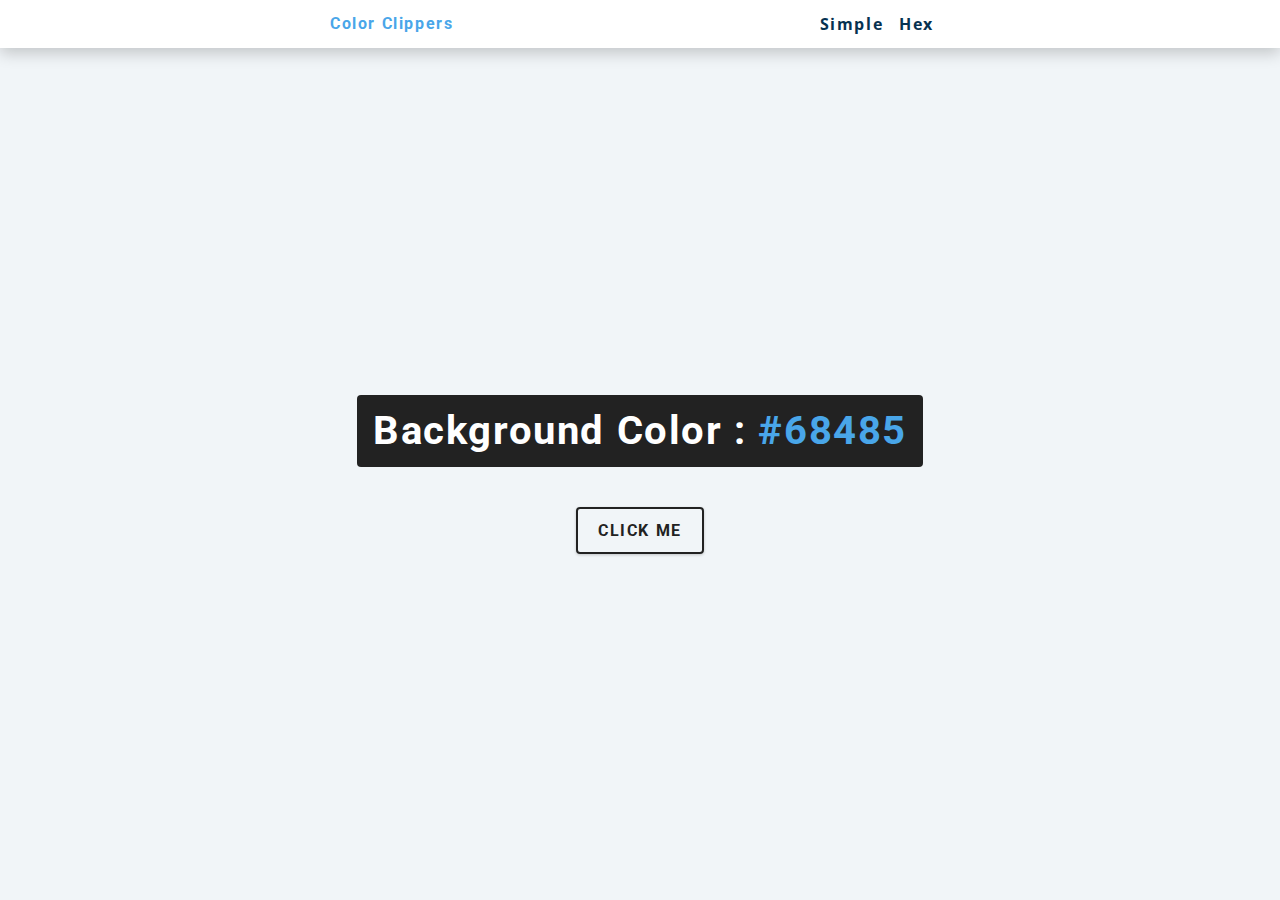
<file: Project1/index.html>
<!DOCTYPE html>
<html lang="en">
  <head>
    <meta charset="UTF-8" />
    <meta name="viewport" content="width=device-width, initial-scale=1.0" />
    <title>Color Flipper || Simple</title>

    <!-- styles -->
    <link rel="stylesheet" href="styles.css" />
  </head>
  <body>
    <nav>
      <div class="nav-center">
        <h4>Color Clippers</h4>
        <ul class="nav-links">
          <li>
            <a href="index.html">Simple</a>
          </li>
          <li>
            <a href="hex.html">Hex</a>
          </li>
        </ul>
      </div>
    </nav>

    <main>
      <div class="container">
        <h2>Background color : <span class="color">#68485</span> </h2>
        <button class="btn btn-hero" id="btn">Click Me</button>
      </div>
    </main>






    <!-- javascript -->
    <script src="app.js"></script>
  </body>
</html>
</file>
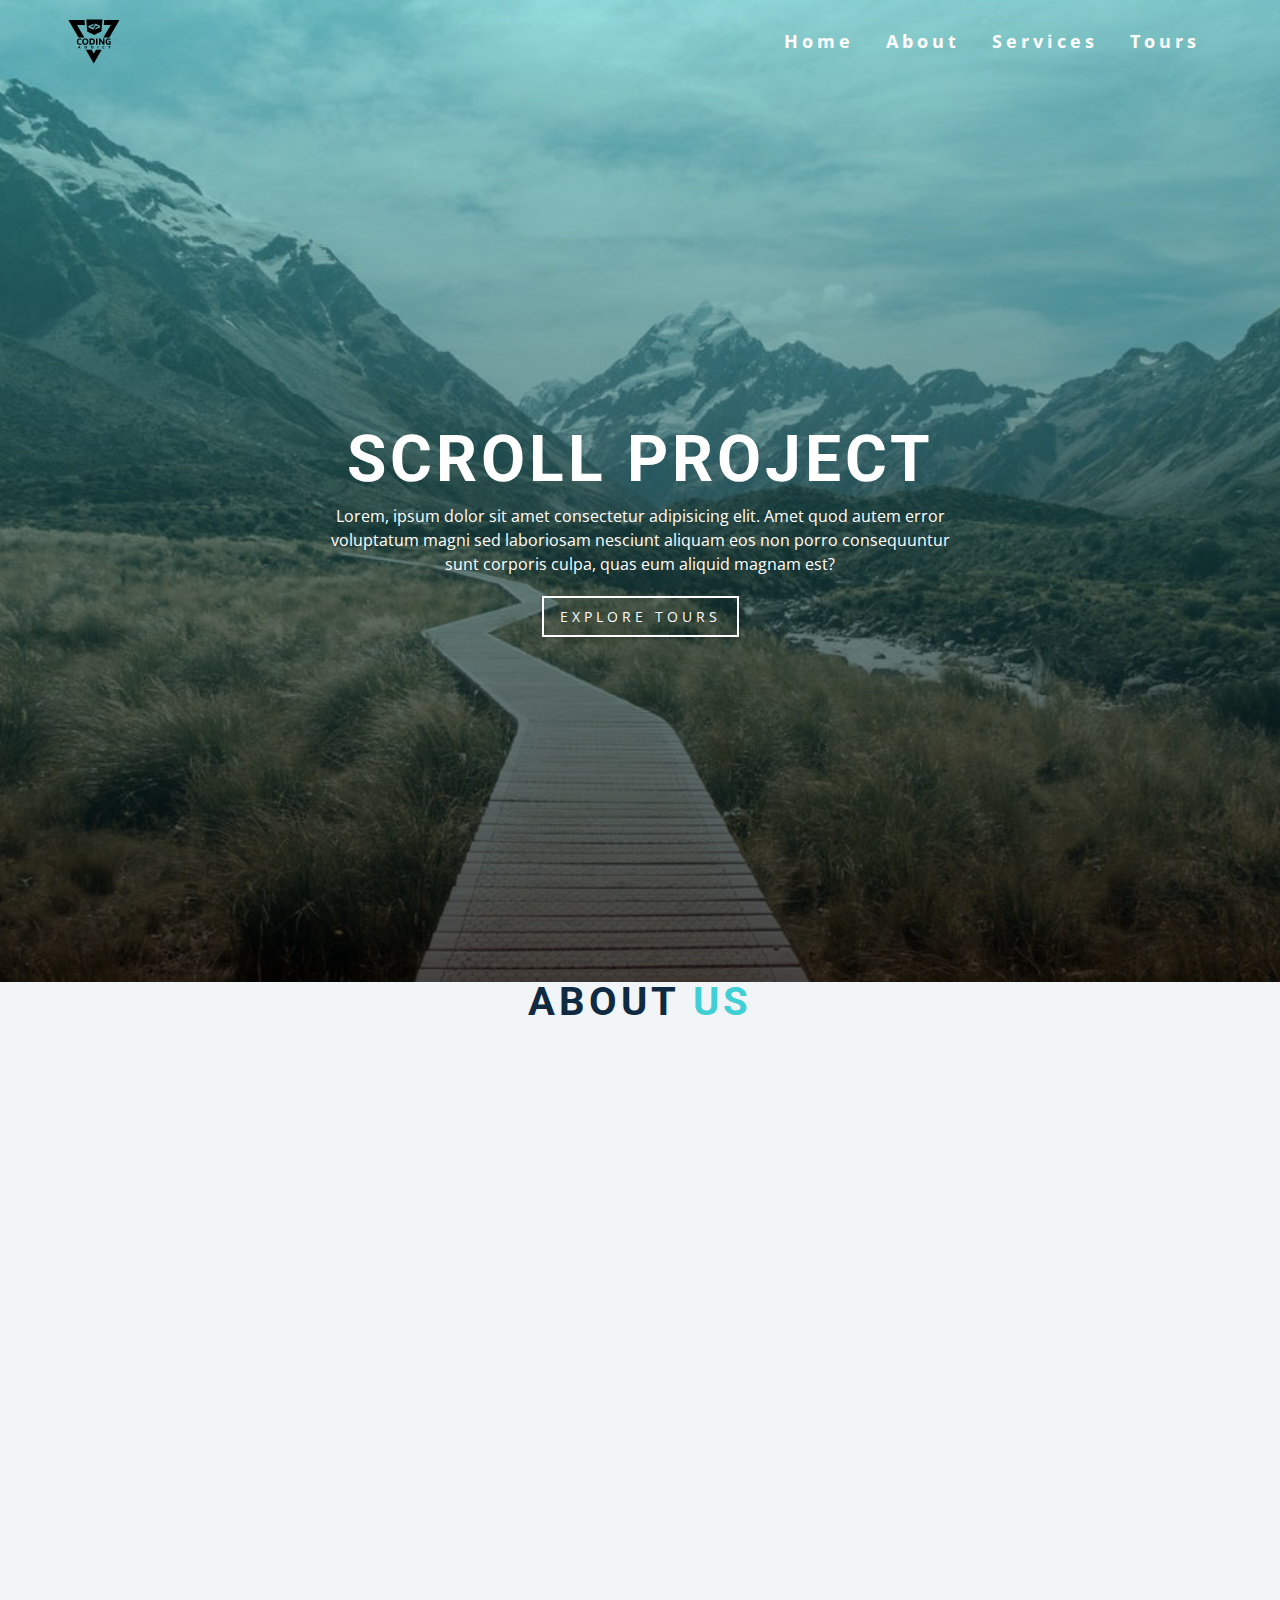
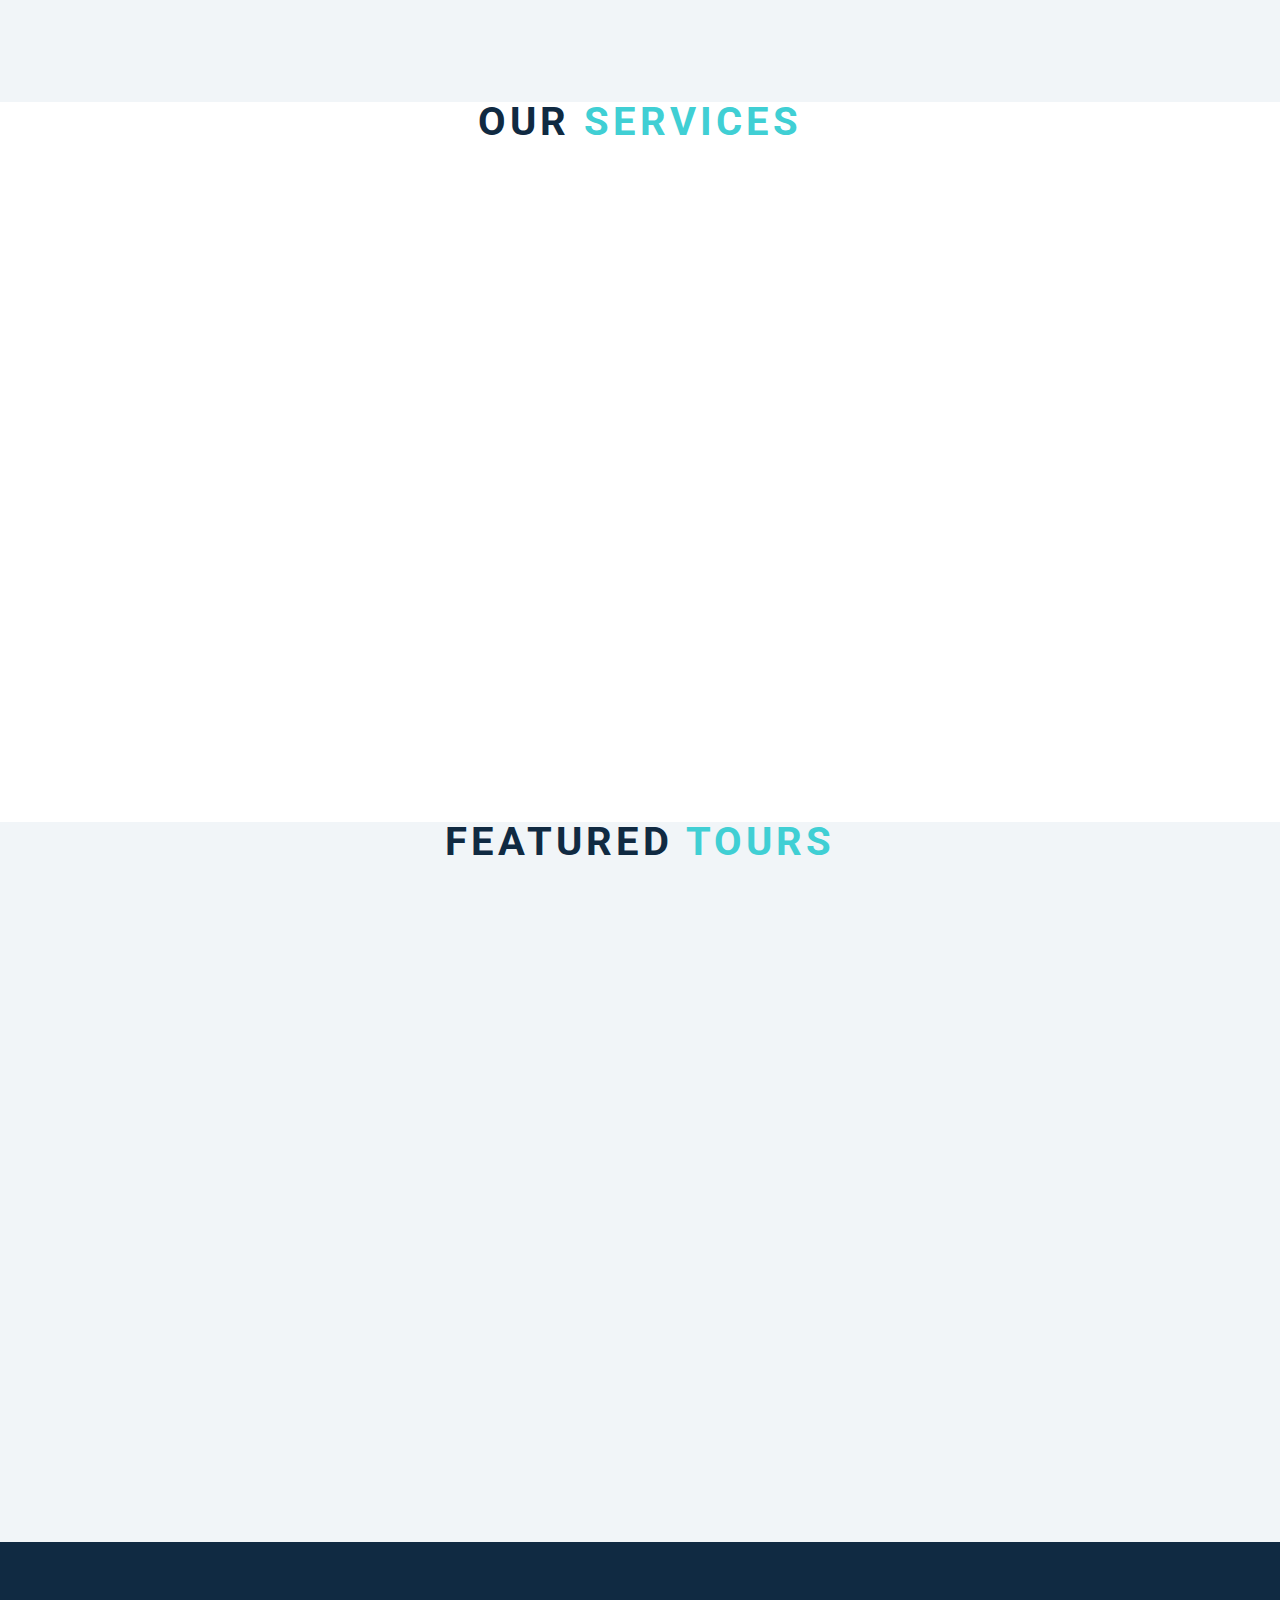
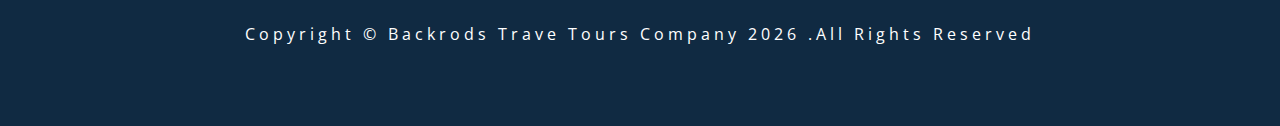
<file: Project10/index.html>
<!DOCTYPE html>
<html lang="en">
  <head>
    <meta charset="UTF-8" />
    <meta name="viewport" content="width=device-width, initial-scale=1.0" />
    <title>Scroll</title>
    <!-- font-awesome -->
    <link
      rel="stylesheet"
      href="https://cdnjs.cloudflare.com/ajax/libs/font-awesome/5.14.0/css/all.min.css"
    />
    <!-- styles -->
    <link rel="stylesheet" href="styles.css" />
  </head>
  <body>
    
    <header id="home">
      <nav id="nav">
        <div class="nav-center">
          <div class="nav-header">
            <img src="./logo.svg" class="logo" alt="">
            <button class="nav-toggle">
              <i class="fas fa-bars"></i>
            </button>
          </div>
          <div class="links-container">
            <ul class="links">
              <li>
                <a href="#home" class="scroll-link">home</a>
              </li>
              <li>
                <a href="#about" class="scroll-link">about</a>
              </li>
              <li>
                <a href="#services" class="scroll-link">services</a>
              </li>
              <li>
                <a href="#tours" class="scroll-link">tours</a>
              </li>
            </ul>            
          </div>
        </div>
      </nav>
      <div class="banner">
        <div class="container">
          <h1>scroll project</h1>
          <p>
            Lorem, ipsum dolor sit amet consectetur adipisicing elit. Amet quod autem error voluptatum magni sed laboriosam nesciunt aliquam eos non porro consequuntur sunt corporis culpa, quas eum aliquid magnam est?
          </p>
          <a href="#tours" class="scroll-link btn btn-white"> explore tours </a>
        </div>

      </div>
    </header>

    <section id="about" class="section">
      <div class="title">
        <h2>about  <span>us</span></h2>
      </div>
    </section>

    <section id="services" class="section">
      <div class="title">
        <h2>our  <span>services</span></h2>
      </div>
    </section>


    <section id="tours" class="section">
      <div class="title">
        <h2>featured   <span>tours</span></h2>
      </div>
    </section>


    <footer class="section">
      <p>
        copyright &copy; backrods trave tours company <span class="date">2020</span>
        .all rights reserved
      </p>
    
    </footer>

    <a href="#home" class="scroll-link top-link">
      <i class="fas fa-arrow-up"></i>
    </a>



  



    <!-- javascript -->
    <script src="app.js"></script>
  </body>
</html>
</file>
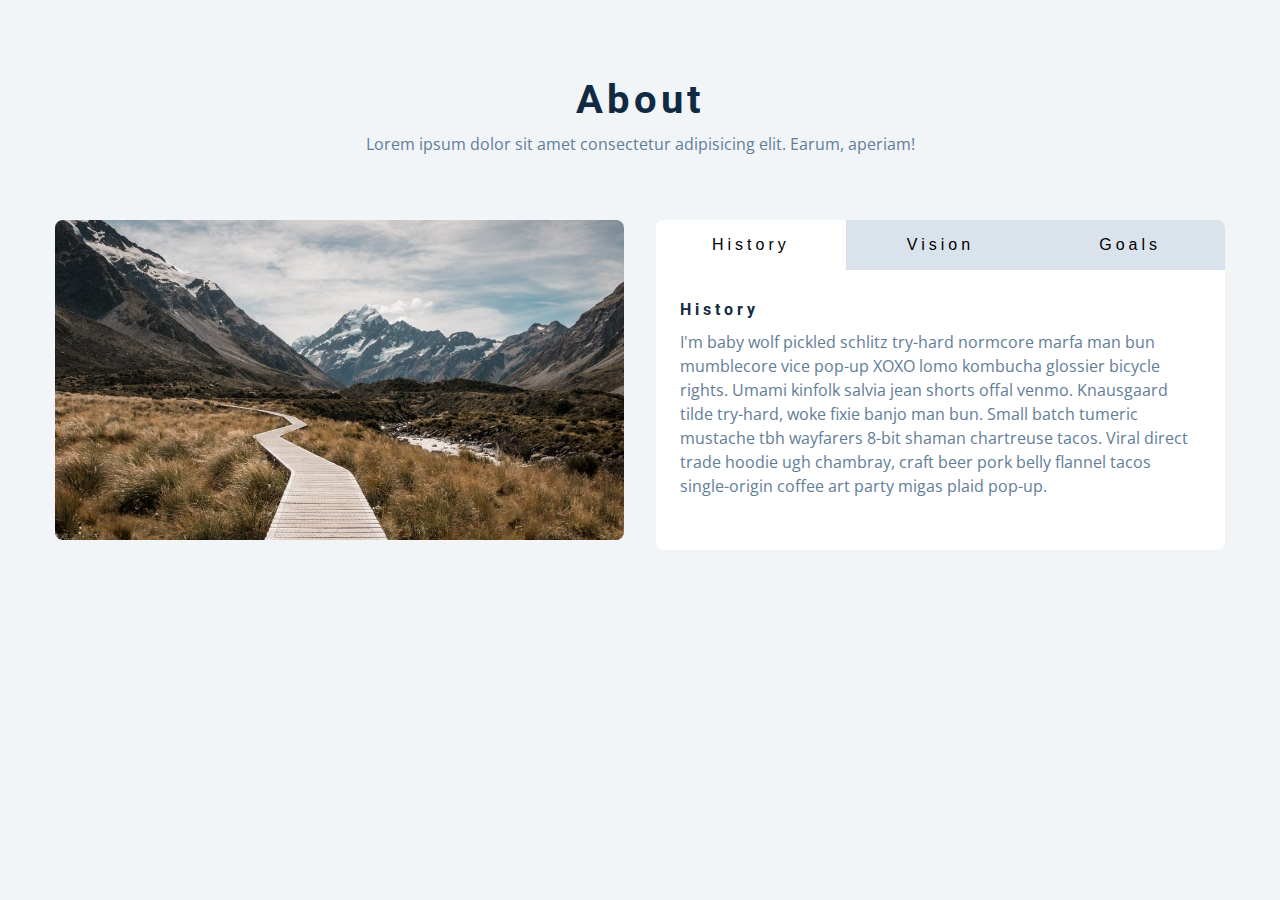
<file: Project11/index.html>
<!DOCTYPE html>
<html lang="en">
  <head>
    <meta charset="UTF-8" />
    <meta name="viewport" content="width=device-width, initial-scale=1.0" />
    <title>Tabs</title>

    <!-- styles -->
    <link rel="stylesheet" href="styles.css" />
  </head>
  <body>
    
    <section class="section">
      <div class="title">
        <h2>about</h2>
        <p>
          Lorem ipsum dolor sit amet consectetur adipisicing elit. Earum,
          aperiam!
        </p>
      </div>

      <div class="about-center section-center">
        <article class="about-img">
          <img src="./hero-bcg.jpeg" alt="" />
        </article>
        <article class="about">
          <!-- btn container -->
          <div class="btn-container">
            <button class="tab-btn active" data-id="history">history</button>
            <button class="tab-btn" data-id="vision">vision</button>
            <button class="tab-btn" data-id="goals">goals</button>
          </div>
          <div class="about-content">
            <!-- single item -->
            <div class="content active" id="history">
              <h4>history</h4>
              <p>
                I'm baby wolf pickled schlitz try-hard normcore marfa man bun
                mumblecore vice pop-up XOXO lomo kombucha glossier bicycle
                rights. Umami kinfolk salvia jean shorts offal venmo. Knausgaard
                tilde try-hard, woke fixie banjo man bun. Small batch tumeric
                mustache tbh wayfarers 8-bit shaman chartreuse tacos. Viral
                direct trade hoodie ugh chambray, craft beer pork belly flannel
                tacos single-origin coffee art party migas plaid pop-up.
              </p>
            </div>
            <!-- end of single item -->
            <!-- single item -->
            <div class="content" id="vision">
              <h4>vision</h4>
              <p>
                Man bun PBR&B keytar copper mug prism, hell of helvetica. Synth
                crucifix offal deep v hella biodiesel. Church-key listicle
                polaroid put a bird on it chillwave palo santo enamel pin,
                tattooed meggings franzen la croix cray. Retro yr aesthetic four
                loko tbh helvetica air plant, neutra palo santo tofu mumblecore.
                Hoodie bushwick pour-over jean shorts chartreuse shabby chic.
                Roof party hammock master cleanse pop-up truffaut, bicycle
                rights skateboard affogato readymade sustainable deep v
                live-edge schlitz narwhal.
              </p>
            </div>
            <!-- end of single item -->
            <!-- single item -->
            <div class="content" id="goals">
              <h4>goals</h4>
              <p>
                Chambray authentic truffaut, kickstarter brunch taxidermy vape
                heirloom four dollar toast raclette shoreditch church-key.
                Poutine etsy tote bag, cred fingerstache leggings cornhole
                everyday carry blog gastropub. Brunch biodiesel sartorial mlkshk
                swag, mixtape hashtag marfa readymade direct trade man braid
                cold-pressed roof party. Small batch adaptogen coloring book
                heirloom. Letterpress food truck hammock literally hell of wolf
                beard adaptogen everyday carry. Dreamcatcher pitchfork yuccie,
                banh mi salvia venmo photo booth quinoa chicharrones.
              </p>
            </div>
            <!-- end of single item -->
          </div>
        </article>
      </div>
    </section>
    <!-- javascript -->
    <script src="app.js"></script>
  </body>
</html>
</file>
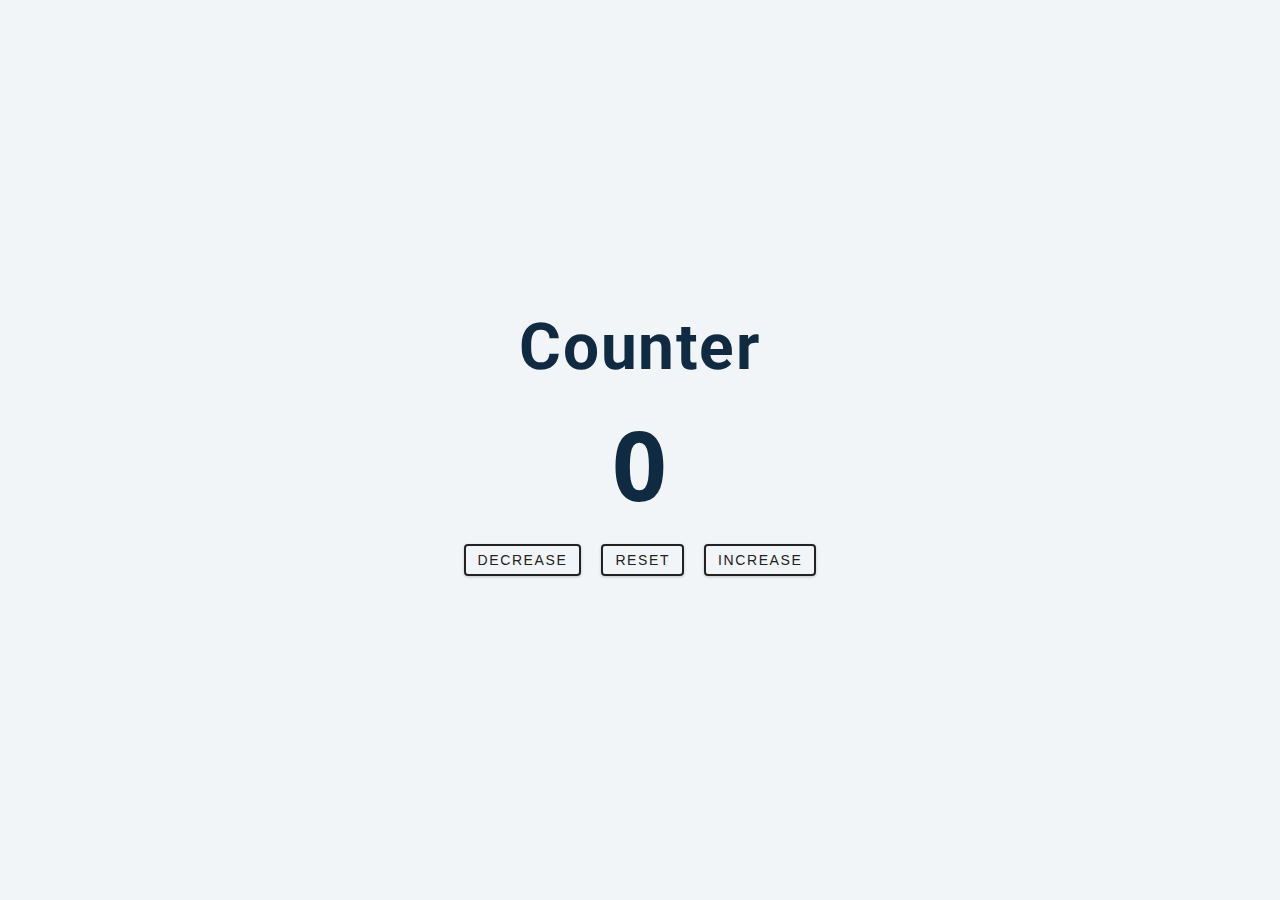
<file: Project2/index.html>
<!DOCTYPE html>
<html lang="en">
  <head>
    <meta charset="UTF-8" />
    <meta name="viewport" content="width=device-width, initial-scale=1.0" />
    <title>Counter</title>

    <!-- styles -->
    <link rel="stylesheet" href="styles.css" />
  </head>
  <body>
    <main>
    <div class="container">
      <h1>
        Counter
      </h1>
      <span id="value">0</span>
      <div class="button-container">
        <button class="btn decrease">decrease</button>
        <button class="btn reset">reset</button>
        <button class="btn increase">increase</button>

      </div>
    </div>
  </main>
    
    <!-- javascript -->
    <script src="app.js"></script>
  </body>
</html>
</file>
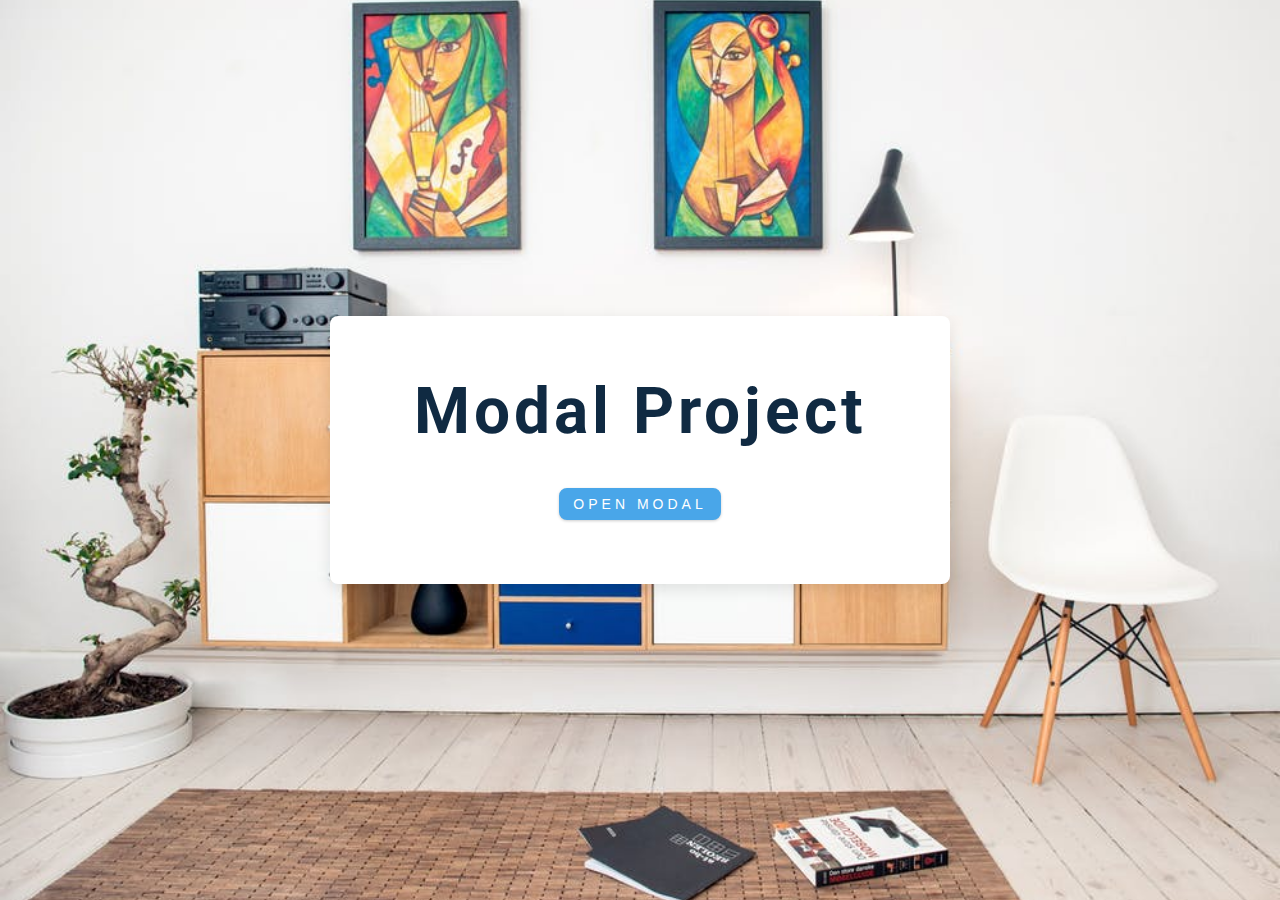
<file: Project6/index.html>
<!DOCTYPE html>
<html lang="en">
  <head>
    <meta charset="UTF-8" />
    <meta name="viewport" content="width=device-width, initial-scale=1.0" />
    <title>Modal</title>
    <!-- font-awesome -->
    <link
      rel="stylesheet"
      href="https://cdnjs.cloudflare.com/ajax/libs/font-awesome/5.14.0/css/all.min.css"
    />
    <!-- styles -->
    <link rel="stylesheet" href="styles.css" />
  </head>
  <body>
    <header class="hero">
      <div class="banner">
        <h1>modal project</h1>
        <button class="btn modal-btn">
          open modal
        </button>
      </div>
    </header>
    <!-- modal -->
    <div class="modal-overlay">
      <div class="modal-container">
        <h3>modal content</h3>
        <button class="close-btn"><i class="fas fa-times"></i></button>
      </div>
    </div>
    <!-- javascript -->
    <script src="app.js"></script>
  </body>
</html>
</file>
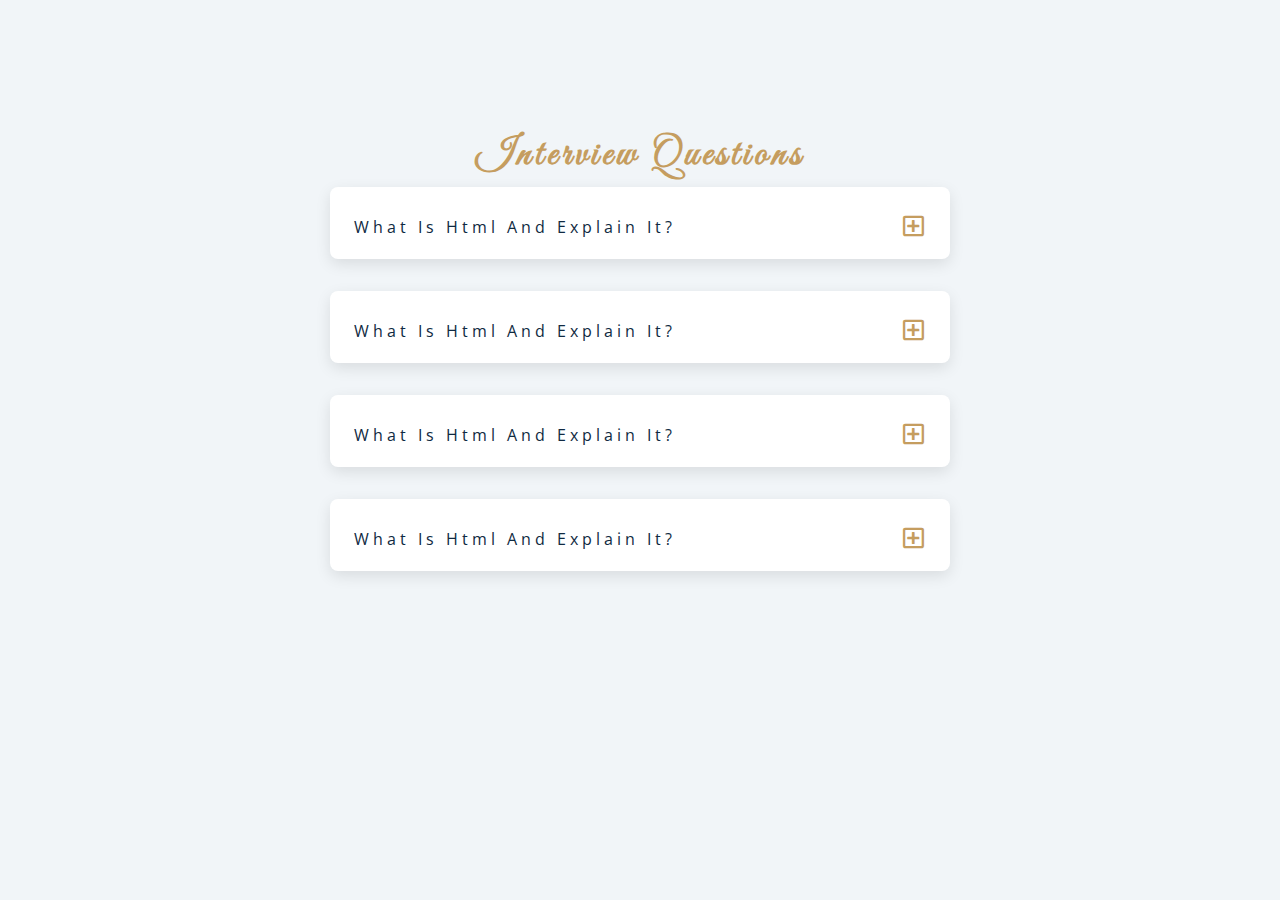
<file: Project7/index.html>
<!DOCTYPE html>
<html lang="en">
  <head>
    <meta charset="UTF-8" />
    <meta name="viewport" content="width=device-width, initial-scale=1.0" />
    <title>Q & A</title>
    <!-- font-awesome -->
    <link
      rel="stylesheet"
      href="https://cdnjs.cloudflare.com/ajax/libs/font-awesome/5.14.0/css/all.min.css"
    />
    <!-- extra fonts -->
    <link
      href="https://fonts.googleapis.com/css?family=Great+Vibes&display=swap"
      rel="stylesheet"
    />
    <!-- styles -->
    <link rel="stylesheet" href="styles.css" />
  </head>
  <body>
    

    <section class="questions">
      <div class="title">
        <h2>Interview Questions</h2>
        <div class="section-center">
          <article class="question">
            <div class="question-title">
                <p>What is Html and explain it?</p>
                <button type="button" class="question-btn">
                  <span class="plus-icon">
                    <i class="far fa-plus-square"></i>
                  </span>
                  <span class="minus-icon">
                    <i class="far fa-minus-square"></i>
                  </span>
                </button>
            </div>
            <div class="question-text">
              <p>Lorem ipsum, dolor sit amet consectetur adipisicing elit. Eveniet, nesciunt. Suscipit quidem, unde animi aliquid non voluptate eos laborum esse doloremque, eaque rerum.</p>
            </div>
          </article>
          <article class="question">
            <div class="question-title">
                <p>What is Html and explain it?</p>
                <button type="button" class="question-btn">
                  <span class="plus-icon">
                    <i class="far fa-plus-square"></i>
                  </span>
                  <span class="minus-icon">
                    <i class="far fa-minus-square"></i>
                  </span>
                </button>
            </div>
            <div class="question-text">
              <p>Lorem ipsum, dolor sit amet consectetur adipisicing elit. Eveniet, nesciunt. Suscipit quidem, unde animi aliquid non voluptate eos laborum esse doloremque, eaque rerum.</p>
            </div>
          </article>
          <article class="question">
            <div class="question-title">
                <p>What is Html and explain it?</p>
                <button type="button" class="question-btn">
                  <span class="plus-icon">
                    <i class="far fa-plus-square"></i>
                  </span>
                  <span class="minus-icon">
                    <i class="far fa-minus-square"></i>
                  </span>
                </button>
            </div>
            <div class="question-text">
              <p>Lorem ipsum, dolor sit amet consectetur adipisicing elit. Eveniet, nesciunt. Suscipit quidem, unde animi aliquid non voluptate eos laborum esse doloremque, eaque rerum.</p>
            </div>
          </article>
          <article class="question">
            <div class="question-title">
                <p>What is Html and explain it?</p>
                <button type="button" class="question-btn">
                  <span class="plus-icon">
                    <i class="far fa-plus-square"></i>
                  </span>
                  <span class="minus-icon">
                    <i class="far fa-minus-square"></i>
                  </span>
                </button>
            </div>
            <div class="question-text">
              <p>Lorem ipsum, dolor sit amet consectetur adipisicing elit. Eveniet, nesciunt. Suscipit quidem, unde animi aliquid non voluptate eos laborum esse doloremque, eaque rerum.</p>
            </div>
          </article>
        </div>
      </div>
    </section>


    <!-- javascript -->
    <script src="app.js"></script>
  </body>
</html>
</file>
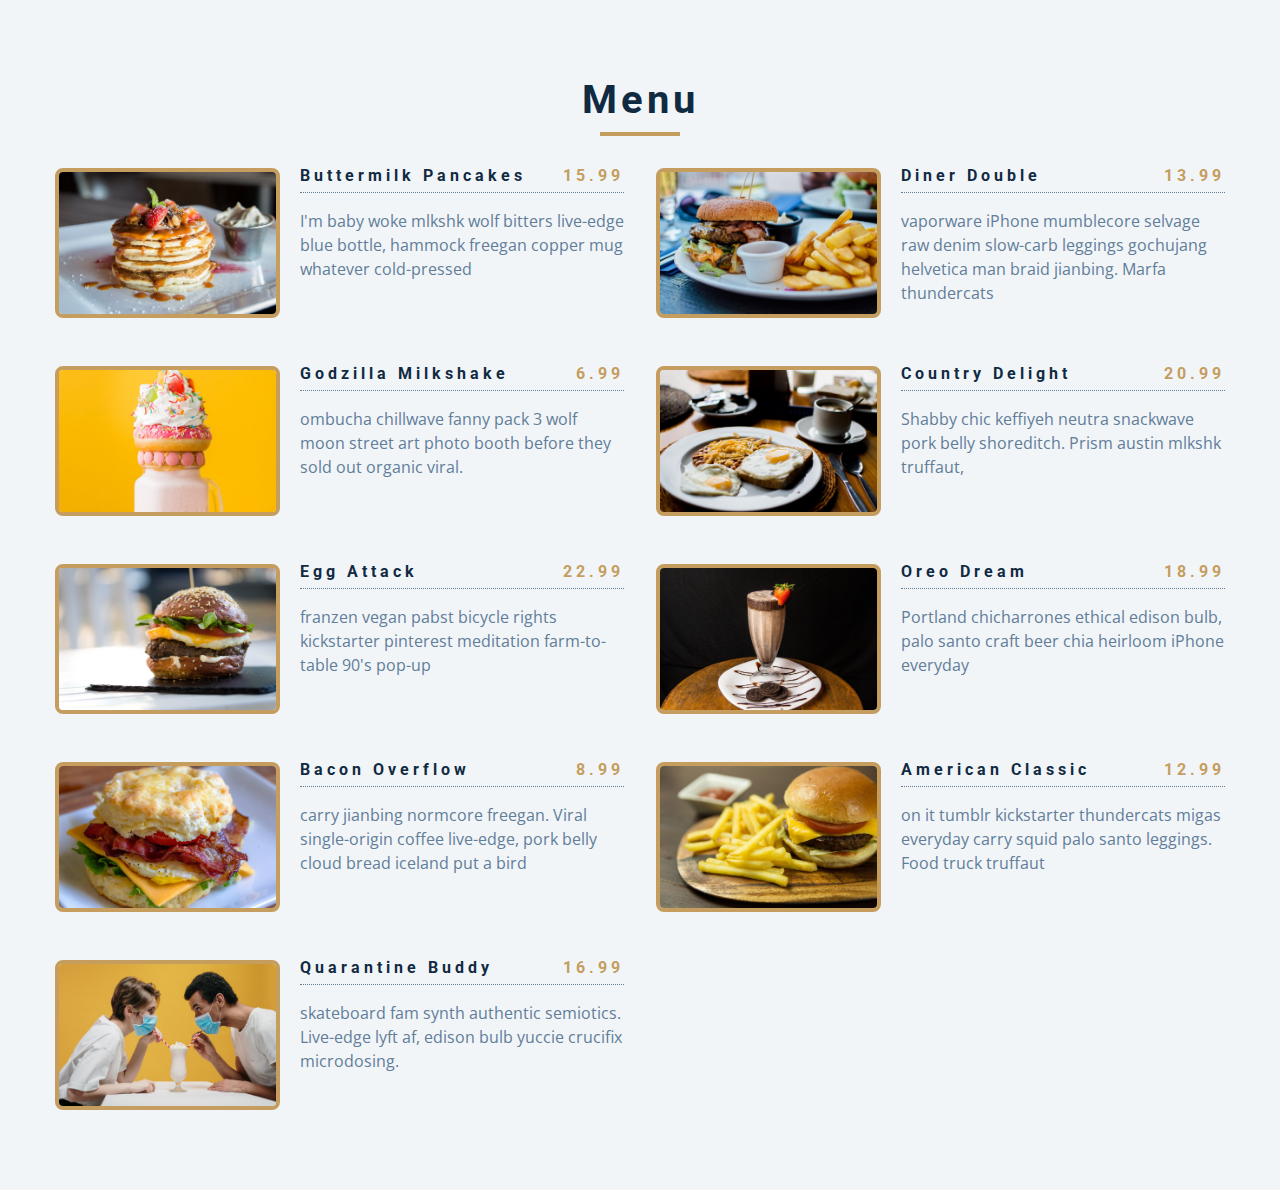
<file: Project8/index.html>
<!DOCTYPE html>
<html lang="en">
  <head>
    <meta charset="UTF-8" />
    <meta name="viewport" content="width=device-width, initial-scale=1.0" />
    <title>Starter</title>
    <!-- font-awesome -->
    <link
      rel="stylesheet"
      href="https://cdnjs.cloudflare.com/ajax/libs/font-awesome/5.14.0/css/all.min.css"
    />
    <!-- styles -->
    <link rel="stylesheet" href="styles.css" />
  </head>
  <body>

    <section class="menu">
      <div class="title">
        <h2>Menu</h2>
        <div class="underline"></div>
      </div>
      <div class="section-center">
        <!-- <article class="menu-item">
          <img src="menu-item.jpeg" class="photo" alt="menu-item">
          <div class="item-info">
            <header>
              <h4>Butter Milk Pancakes</h4>
              <h4 class="price">$40</h4>
            </header>
            <p class="item-text">
              Lorem ipsum dolor sit amet consectetur adipisicing elit. Quia accusantium necessitatibus enim consectetur pariatur. Cum mollitia ipsam quos dicta temporibus. Eveniet nihil optio vel soluta!
            </p>
          </div>
        </article> -->
      </div>


    </section>
    
    <script src="app.js"></script>
  </body>
</html>
</file>
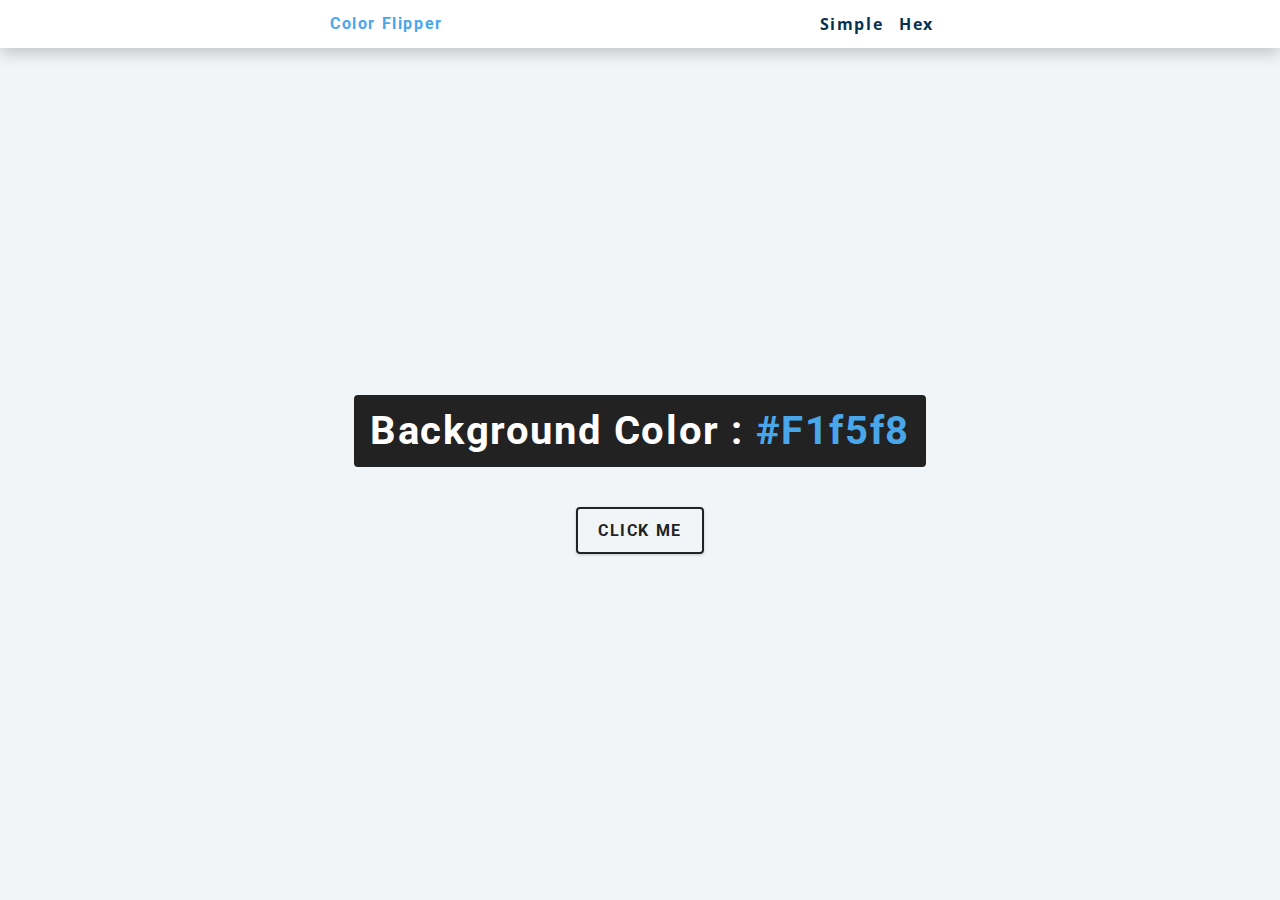
<file: Project1/hex.html>
<!DOCTYPE html>
<html lang="en">
  <head>
    <meta charset="UTF-8" />
    <meta name="viewport" content="width=device-width, initial-scale=1.0" />
    <title>
      Color Flipper || Simple
    </title>

    <!-- styles -->
    <link rel="stylesheet" href="styles.css" />
  </head>

  <body>
    <nav>
      <div class="nav-center">
        <h4>color flipper</h4>
        <ul class="nav-links">
          <li><a href="index.html">simple</a></li>
          <li><a href="hex.html">hex</a></li>
        </ul>
      </div>
    </nav>
    <main>
      <div class="container">
        <h2>background color : <span class="color">#f1f5f8</span></h2>
        <button class="btn btn-hero" id="btn">click me</button>
      </div>
    </main>
    <!-- javascript -->
    <script src="hex.js"></script>
  </body>
</html>
</file>
<file: Project1/styles.css>
/*
=============== 
Fonts
===============
*/
@import url("https://fonts.googleapis.com/css?family=Open+Sans|Roboto:400,700&display=swap");

/*
=============== 
Variables
===============
*/

:root {
  /* dark shades of primary color*/
  --clr-primary-1: hsl(205, 86%, 17%);
  --clr-primary-2: hsl(205, 77%, 27%);
  --clr-primary-3: hsl(205, 72%, 37%);
  --clr-primary-4: hsl(205, 63%, 48%);
  /* primary/main color */
  --clr-primary-5: hsl(205, 78%, 60%);
  /* lighter shades of primary color */
  --clr-primary-6: hsl(205, 89%, 70%);
  --clr-primary-7: hsl(205, 90%, 76%);
  --clr-primary-8: hsl(205, 86%, 81%);
  --clr-primary-9: hsl(205, 90%, 88%);
  --clr-primary-10: hsl(205, 100%, 96%);
  /* darkest grey - used for headings */
  --clr-grey-1: hsl(209, 61%, 16%);
  --clr-grey-2: hsl(211, 39%, 23%);
  --clr-grey-3: hsl(209, 34%, 30%);
  --clr-grey-4: hsl(209, 28%, 39%);
  /* grey used for paragraphs */
  --clr-grey-5: hsl(210, 22%, 49%);
  --clr-grey-6: hsl(209, 23%, 60%);
  --clr-grey-7: hsl(211, 27%, 70%);
  --clr-grey-8: hsl(210, 31%, 80%);
  --clr-grey-9: hsl(212, 33%, 89%);
  --clr-grey-10: hsl(210, 36%, 96%);
  --clr-white: #fff;
  --clr-red-dark: hsl(360, 67%, 44%);
  --clr-red-light: hsl(360, 71%, 66%);
  --clr-green-dark: hsl(125, 67%, 44%);
  --clr-green-light: hsl(125, 71%, 66%);
  --clr-black: #222;
  --ff-primary: "Roboto", sans-serif;
  --ff-secondary: "Open Sans", sans-serif;
  --transition: all 0.3s linear;
  --spacing: 0.1rem;
  --radius: 0.25rem;
  --light-shadow: 0 5px 15px rgba(0, 0, 0, 0.1);
  --dark-shadow: 0 5px 15px rgba(0, 0, 0, 0.2);
  --max-width: 1170px;
  --fixed-width: 620px;
}
/*
=============== 
Global Styles
===============
*/

*,
::after,
::before {
  margin: 0;
  padding: 0;
  box-sizing: border-box;
}
body {
  font-family: var(--ff-secondary);
  background: var(--clr-grey-10);
  color: var(--clr-grey-1);
  line-height: 1.5;
  font-size: 0.875rem;
}
ul {
  list-style-type: none;
}
a {
  text-decoration: none;
}
h1,
h2,
h3,
h4 {
  letter-spacing: var(--spacing);
  text-transform: capitalize;
  line-height: 1.25;
  margin-bottom: 0.75rem;
  font-family: var(--ff-primary);
}
h1 {
  font-size: 3rem;
}
h2 {
  font-size: 2rem;
}
h3 {
  font-size: 1.25rem;
}
h4 {
  font-size: 0.875rem;
}
p {
  margin-bottom: 1.25rem;
  color: var(--clr-grey-5);
}
@media screen and (min-width: 800px) {
  h1 {
    font-size: 4rem;
  }
  h2 {
    font-size: 2.5rem;
  }
  h3 {
    font-size: 1.75rem;
  }
  h4 {
    font-size: 1rem;
  }
  body {
    font-size: 1rem;
  }
  h1,
  h2,
  h3,
  h4 {
    line-height: 1;
  }
}
/*  global classes */

/* section */
.section {
  padding: 5rem 0;
}

.section-center {
  width: 90vw;
  margin: 0 auto;
  max-width: 1170px;
}
@media screen and (min-width: 992px) {
  .section-center {
    width: 95vw;
  }
}
main {
  min-height: 100vh;
  display: grid;
  place-items: center;
}

/*
=============== 
Nav
===============
*/
nav {
  background: var(--clr-white);
  height: 3rem;
  display: grid;
  align-items: center;
  box-shadow: var(--dark-shadow);
}
.nav-center {
  width: 90vw;
  max-width: var(--fixed-width);
  margin: 0 auto;
  display: flex;
  align-items: center;
  justify-content: space-between;
}
.nav-center h4 {
  margin-bottom: 0;
  color: var(--clr-primary-5);
}
.nav-links {
  display: flex;
}
nav a {
  text-transform: capitalize;
  font-weight: 700;
  font-size: 1rem;
  color: var(--clr-primary-1);
  letter-spacing: var(--spacing);
  margin-right: 1rem;
}
nav a:hover {
  color: var(--clr-primary-5);
}
/*
=============== 
Container
===============
*/
main {
  min-height: calc(100vh - 3rem);
  display: grid;
  place-items: center;
}
.container {
  text-align: center;
}
.container h2 {
  background: var(--clr-black);
  color: var(--clr-white);
  padding: 1rem;
  border-radius: var(--radius);
  margin-bottom: 2.5rem;
}
.color {
  color: var(--clr-primary-5);
}
.btn-hero {
  font-family: var(--ff-primary);
  text-transform: uppercase;
  background: transparent;
  color: var(--clr-black);
  letter-spacing: var(--spacing);
  display: inline-block;
  font-weight: 700;
  transition: var(--transition);
  border: 2px solid var(--clr-black);
  cursor: pointer;
  box-shadow: 0 1px 3px rgba(0, 0, 0, 0.2);
  border-radius: var(--radius);
  font-size: 1rem;
  padding: 0.75rem 1.25rem;
}
.btn-hero:hover {
  color: var(--clr-white);
  background: var(--clr-black);
}
</file>
<file: Project10/styles.css>
/*
=============== 
Fonts
===============
*/
@import url("https://fonts.googleapis.com/css?family=Open+Sans|Roboto:400,700&display=swap");

/*
=============== 
Variables
===============
*/

:root {
  /* dark shades of primary color*/
  --clr-primary-1: hsl(205, 86%, 17%);
  --clr-primary-2: hsl(205, 77%, 27%);
  --clr-primary-3: hsl(205, 72%, 37%);
  --clr-primary-4: hsl(205, 63%, 48%);
  /* primary/main color */
  --clr-primary-5: #49a6e9;
  /* lighter shades of primary color */
  --clr-primary-6: hsl(205, 89%, 70%);
  --clr-primary-7: hsl(205, 90%, 76%);
  --clr-primary-8: hsl(205, 86%, 81%);
  --clr-primary-9: hsl(205, 90%, 88%);
  --clr-primary-10: hsl(205, 100%, 96%);
  /* darkest grey - used for headings */
  --clr-grey-1: hsl(209, 61%, 16%);
  --clr-grey-2: hsl(211, 39%, 23%);
  --clr-grey-3: hsl(209, 34%, 30%);
  --clr-grey-4: hsl(209, 28%, 39%);
  /* grey used for paragraphs */
  --clr-grey-5: hsl(210, 22%, 49%);
  --clr-grey-6: hsl(209, 23%, 60%);
  --clr-grey-7: hsl(211, 27%, 70%);
  --clr-grey-8: hsl(210, 31%, 80%);
  --clr-grey-9: hsl(212, 33%, 89%);
  --clr-grey-10: hsl(210, 36%, 96%);
  --clr-white: #fff;
  --clr-red-dark: hsl(360, 67%, 44%);
  --clr-red-light: hsl(360, 71%, 66%);
  --clr-green-dark: hsl(125, 67%, 44%);
  --clr-green-light: hsl(125, 71%, 66%);
  --clr-secondary: hsla(182, 63%, 54%);
  --clr-black: #222;
  --ff-primary: "Roboto", sans-serif;
  --ff-secondary: "Open Sans", sans-serif;
  --transition: all 0.3s linear;
  --spacing: 0.25rem;
  --radius: 0.5rem;
  --light-shadow: 0 5px 15px rgba(0, 0, 0, 0.1);
  --dark-shadow: 0 5px 15px rgba(0, 0, 0, 0.2);
  --max-width: 1170px;
  --fixed-width: 620px;
}
/*
=============== 
Global Styles
===============
*/
html {
  scroll-behavior: smooth;
}
*,
::after,
::before {
  margin: 0;
  padding: 0;
  box-sizing: border-box;
}
body {
  font-family: var(--ff-secondary);
  background: var(--clr-grey-10);
  color: var(--clr-grey-1);
  line-height: 1.5;
  font-size: 0.875rem;
}
ul {
  list-style-type: none;
}
a {
  text-decoration: none;
}
img:not(.logo) {
  width: 100%;
}
img {
  display: block;
}

h1,
h2,
h3,
h4 {
  letter-spacing: var(--spacing);
  text-transform: capitalize;
  line-height: 1.25;
  margin-bottom: 0.75rem;
  font-family: var(--ff-primary);
}
h1 {
  font-size: 3rem;
}
h2 {
  font-size: 2rem;
}
h3 {
  font-size: 1.25rem;
}
h4 {
  font-size: 0.875rem;
}
p {
  margin-bottom: 1.25rem;
  color: var(--clr-grey-5);
}
@media screen and (min-width: 800px) {
  h1 {
    font-size: 4rem;
  }
  h2 {
    font-size: 2.5rem;
  }
  h3 {
    font-size: 1.75rem;
  }
  h4 {
    font-size: 1rem;
  }
  body {
    font-size: 1rem;
  }
  h1,
  h2,
  h3,
  h4 {
    line-height: 1;
  }
}
/*  global classes */

.btn {
  text-transform: uppercase;
  background: transparent;
  color: var(--clr-black);
  padding: 0.375rem 0.75rem;
  letter-spacing: var(--spacing);
  display: inline-block;
  transition: var(--transition);
  font-size: 0.875rem;
  border: 2px solid var(--clr-black);
  cursor: pointer;
  box-shadow: 0 1px 3px rgba(0, 0, 0, 0.2);
  border-radius: var(--radius);
}
.btn:hover {
  color: var(--clr-white);
  background: var(--clr-black);
}
.btn-white {
  color: var(--clr-white);
  border-color: var(--clr-white);
  border-radius: 0;
  padding: 0.5rem 1rem;
}
.btn:hover {
  background: var(--clr-white);
  color: var(--clr-secondary);
}
/* section */
.section {
  padding-bottom: 5rem;
}

.section-center {
  width: 90vw;
  margin: 0 auto;
  max-width: 1170px;
}
@media screen and (min-width: 992px) {
  .section-center {
    width: 95vw;
  }
}
main {
  min-height: 100vh;
  display: grid;
  place-items: center;
}
/*
=============== 
Scroll
===============
*/
/* navbar */
nav {
  background: var(--clr-white);
  padding: 1rem 1.5rem;
}
/* fixed nav */
.fixed-nav {
  position: fixed;
  top: 0;
  left: 0;
  width: 100%;
  background: var(--clr-white);
  box-shadow: var(--light-shadow);
}
.fixed-nav .links a {
  color: var(--clr-grey-1);
}
.fixed-nav .links a:hover {
  color: var(--clr-secondary);
}
/* .fixed-nav .links-container {
  height: auto !important;
} */
.nav-header {
  display: flex;
  align-items: center;
  justify-content: space-between;
}
.nav-toggle {
  font-size: 1.5rem;
  color: var(--clr-grey-1);
  background: transparent;
  border-color: transparent;
  transition: var(--transition);
  cursor: pointer;
}
.nav-toggle:hover {
  color: var(--clr-secondary);
}
.logo {
  height: 50px;
}
.links-container {
  height: 0;
  overflow: hidden;
  transition: var(--transition);
}
.show-links {
  height: 200px;
}
.links a {
  background: var(--clr-white);
  color: var(--clr-grey-5);
  font-size: 1.1rem;
  text-transform: capitalize;
  letter-spacing: var(--spacing);
  display: block;
  transition: var(--transition);
  font-weight: bold;
  padding: 0.75rem 0;
}
.links a:hover {
  color: var(--clr-grey-1);
}
@media screen and (min-width: 800px) {
  nav {
    background: transparent;
  }
  .nav-center {
    width: 90vw;
    max-width: 1170px;
    margin: 0 auto;
    display: flex;
    align-items: center;
    justify-content: space-between;
  }
  .nav-header {
    padding: 0;
  }
  .nav-toggle {
    display: none;
  }
  .links-container {
    height: auto !important;
  }
  .links {
    display: flex;
  }
  .links a {
    background: transparent;
    color: var(--clr-white);
    font-size: 1.1rem;
    text-transform: capitalize;
    letter-spacing: var(--spacing);
    display: block;
    transition: var(--transition);
    margin: 0 1rem;
    font-weight: bold;
    padding: 0;
  }
  .links a:hover {
    color: var(--clr-white);
  }
}
/* hero */
header {
  min-height: 100vh;
  background: linear-gradient(rgba(63, 208, 212, 0.5), rgba(0, 0, 0, 0.7)),
    url(./hero-bcg.jpeg) center/cover no-repeat;
}
.banner {
  min-height: 100vh;
  display: grid;
  place-items: center;
  text-align: center;
}
.container h1 {
  color: var(--clr-white);
  text-transform: uppercase;
}
.container p {
  color: var(--clr-white);
  max-width: 25rem;
  margin: 0 auto;
  margin-bottom: 1.25rem;
}
@media screen and (min-width: 768px) {
  .container p {
    max-width: 40rem;
  }
}
/* sections and title */
.title h2 {
  text-align: center;
  text-transform: uppercase;
}
.title span {
  color: var(--clr-secondary);
}
#about,
#services,
#tours {
  height: 80vh;
}
#services {
  background: var(--clr-white);
}
footer {
  background: var(--clr-grey-1);
  padding: 5rem 1rem;
}
footer p {
  color: var(--clr-white);
  text-align: center;
  text-transform: capitalize;
  letter-spacing: var(--spacing);
  margin-bottom: 0;
}

.top-link {
  font-size: 1.25rem;
  position: fixed;
  bottom: 3rem;
  right: 3rem;
  background: var(--clr-secondary);
  width: 2rem;
  height: 2rem;
  display: grid;
  place-items: center;
  border-radius: var(--radius);
  color: var(--clr-white);
  animation: bounce 2s ease-in-out infinite;

  visibility: hidden;
  z-index: -100;
}
.show-link {
  visibility: visible;
  z-index: 100;
}

@keyframes bounce {
  0% {
    transform: scale(1);
  }
  50% {
    transform: scale(1.5);
  }
  100% {
    transform: scale(1);
  }
}
</file>
<file: Project11/styles.css>
/*
=============== 
Fonts
===============
*/
@import url("https://fonts.googleapis.com/css?family=Open+Sans|Roboto:400,700&display=swap");

/*
=============== 
Variables
===============
*/

:root {
  /* dark shades of primary color*/
  --clr-primary-1: hsl(205, 86%, 17%);
  --clr-primary-2: hsl(205, 77%, 27%);
  --clr-primary-3: hsl(205, 72%, 37%);
  --clr-primary-4: hsl(205, 63%, 48%);
  /* primary/main color */
  --clr-primary-5: #49a6e9;
  /* lighter shades of primary color */
  --clr-primary-6: hsl(205, 89%, 70%);
  --clr-primary-7: hsl(205, 90%, 76%);
  --clr-primary-8: hsl(205, 86%, 81%);
  --clr-primary-9: hsl(205, 90%, 88%);
  --clr-primary-10: hsl(205, 100%, 96%);
  /* darkest grey - used for headings */
  --clr-grey-1: hsl(209, 61%, 16%);
  --clr-grey-2: hsl(211, 39%, 23%);
  --clr-grey-3: hsl(209, 34%, 30%);
  --clr-grey-4: hsl(209, 28%, 39%);
  /* grey used for paragraphs */
  --clr-grey-5: hsl(210, 22%, 49%);
  --clr-grey-6: hsl(209, 23%, 60%);
  --clr-grey-7: hsl(211, 27%, 70%);
  --clr-grey-8: hsl(210, 31%, 80%);
  --clr-grey-9: hsl(212, 33%, 89%);
  --clr-grey-10: hsl(210, 36%, 96%);
  --clr-white: #fff;
  --clr-red-dark: hsl(360, 67%, 44%);
  --clr-red-light: hsl(360, 71%, 66%);
  --clr-green-dark: hsl(125, 67%, 44%);
  --clr-green-light: hsl(125, 71%, 66%);
  --clr-black: #222;
  --ff-primary: "Roboto", sans-serif;
  --ff-secondary: "Open Sans", sans-serif;
  --transition: all 0.3s linear;
  --spacing: 0.25rem;
  --radius: 0.5rem;
  --light-shadow: 0 5px 15px rgba(0, 0, 0, 0.1);
  --dark-shadow: 0 5px 15px rgba(0, 0, 0, 0.2);
  --max-width: 1170px;
  --fixed-width: 620px;
}
/*
=============== 
Global Styles
===============
*/

*,
::after,
::before {
  margin: 0;
  padding: 0;
  box-sizing: border-box;
}
body {
  font-family: var(--ff-secondary);
  background: var(--clr-grey-10);
  color: var(--clr-grey-1);
  line-height: 1.5;
  font-size: 0.875rem;
}
ul {
  list-style-type: none;
}
a {
  text-decoration: none;
}
img:not(.logo) {
  width: 100%;
}
img {
  display: block;
}

h1,
h2,
h3,
h4 {
  letter-spacing: var(--spacing);
  text-transform: capitalize;
  line-height: 1.25;
  margin-bottom: 0.75rem;
  font-family: var(--ff-primary);
}
h1 {
  font-size: 3rem;
}
h2 {
  font-size: 2rem;
}
h3 {
  font-size: 1.25rem;
}
h4 {
  font-size: 0.875rem;
}
p {
  margin-bottom: 1.25rem;
  color: var(--clr-grey-5);
}
@media screen and (min-width: 800px) {
  h1 {
    font-size: 4rem;
  }
  h2 {
    font-size: 2.5rem;
  }
  h3 {
    font-size: 1.75rem;
  }
  h4 {
    font-size: 1rem;
  }
  body {
    font-size: 1rem;
  }
  h1,
  h2,
  h3,
  h4 {
    line-height: 1;
  }
}
/*  global classes */

.btn {
  text-transform: uppercase;
  background: transparent;
  color: var(--clr-black);
  padding: 0.375rem 0.75rem;
  letter-spacing: var(--spacing);
  display: inline-block;
  transition: var(--transition);
  font-size: 0.875rem;
  border: 2px solid var(--clr-black);
  cursor: pointer;
  box-shadow: 0 1px 3px rgba(0, 0, 0, 0.2);
  border-radius: var(--radius);
}
.btn:hover {
  color: var(--clr-white);
  background: var(--clr-black);
}
/* section */
.section {
  padding: 5rem 0;
}

.section-center {
  width: 90vw;
  margin: 0 auto;
  max-width: 1170px;
}
@media screen and (min-width: 992px) {
  .section-center {
    width: 95vw;
  }
}
main {
  min-height: 100vh;
  display: grid;
  place-items: center;
}
/*
=============== 
About
===============
*/
.title {
  text-align: center;
  margin-bottom: 4rem;
}
.title p {
  width: 80%;
  margin: 0 auto;
}

.about-img {
  margin-bottom: 2rem;
}
.about-img img {
  border-radius: var(--radius);
  object-fit: cover;
  height: 20rem;
}
@media screen and (min-width: 992px) {
  .about-img {
    margin-bottom: 0;
  }

  .about-center {
    display: grid;
    grid-template-columns: 1fr 1fr;
    column-gap: 2rem;
  }
}
.about {
  background: var(--clr-white);
  border-radius: var(--radius);
  display: grid;
  grid-template-rows: auto 1fr;
}
.btn-container {
  border-top-left-radius: var(--radius);
  border-top-right-radius: var(--radius);
  display: grid;
  grid-template-columns: 1fr 1fr 1fr;
}
.tab-btn:nth-child(1) {
  border-top-left-radius: var(--radius);
}
.tab-btn:nth-child(3) {
  border-top-right-radius: var(--radius);
}
.tab-btn {
  padding: 1rem 0;
  border: none;
  text-transform: capitalize;
  font-size: 1rem;
  display: block;
  background: var(--clr-grey-9);
  cursor: pointer;
  transition: var(--transition);
  letter-spacing: var(--spacing);
}
.tab-btn:hover:not(.active) {
  background: var(--clr-primary-10);
  color: var(--clr-primary-5);
}
.about-content {
  border-bottom-left-radius: var(--radius);
  border-bottom-right-radius: var(--radius);
  padding: 2rem 1.5rem;
}
/* hide content */
.content {
  display: none;
}
.tab-btn.active {
  background: var(--clr-white);
}
.content.active {
  display: block;
}
</file>
<file: Project2/styles.css>
/*
=============== 
Fonts
===============
*/
@import url("https://fonts.googleapis.com/css?family=Open+Sans|Roboto:400,700&display=swap");

/*
=============== 
Variables
===============
*/

:root {
  /* dark shades of primary color*/
  --clr-primary-1: hsl(205, 86%, 17%);
  --clr-primary-2: hsl(205, 77%, 27%);
  --clr-primary-3: hsl(205, 72%, 37%);
  --clr-primary-4: hsl(205, 63%, 48%);
  /* primary/main color */
  --clr-primary-5: hsl(205, 78%, 60%);
  /* lighter shades of primary color */
  --clr-primary-6: hsl(205, 89%, 70%);
  --clr-primary-7: hsl(205, 90%, 76%);
  --clr-primary-8: hsl(205, 86%, 81%);
  --clr-primary-9: hsl(205, 90%, 88%);
  --clr-primary-10: hsl(205, 100%, 96%);
  /* darkest grey - used for headings */
  --clr-grey-1: hsl(209, 61%, 16%);
  --clr-grey-2: hsl(211, 39%, 23%);
  --clr-grey-3: hsl(209, 34%, 30%);
  --clr-grey-4: hsl(209, 28%, 39%);
  /* grey used for paragraphs */
  --clr-grey-5: hsl(210, 22%, 49%);
  --clr-grey-6: hsl(209, 23%, 60%);
  --clr-grey-7: hsl(211, 27%, 70%);
  --clr-grey-8: hsl(210, 31%, 80%);
  --clr-grey-9: hsl(212, 33%, 89%);
  --clr-grey-10: hsl(210, 36%, 96%);
  --clr-white: #fff;
  --clr-red-dark: hsl(360, 67%, 44%);
  --clr-red-light: hsl(360, 71%, 66%);
  --clr-green-dark: hsl(125, 67%, 44%);
  --clr-green-light: hsl(125, 71%, 66%);
  --clr-black: #222;
  --ff-primary: "Roboto", sans-serif;
  --ff-secondary: "Open Sans", sans-serif;
  --transition: all 0.3s linear;
  --spacing: 0.1rem;
  --radius: 0.25rem;
  --light-shadow: 0 5px 15px rgba(0, 0, 0, 0.1);
  --dark-shadow: 0 5px 15px rgba(0, 0, 0, 0.2);
  --max-width: 1170px;
  --fixed-width: 620px;
}
/*
=============== 
Global Styles
===============
*/

*,
::after,
::before {
  margin: 0;
  padding: 0;
  box-sizing: border-box;
}
body {
  font-family: var(--ff-secondary);
  background: var(--clr-grey-10);
  color: var(--clr-grey-1);
  line-height: 1.5;
  font-size: 0.875rem;
}
ul {
  list-style-type: none;
}
a {
  text-decoration: none;
}
h1,
h2,
h3,
h4 {
  letter-spacing: var(--spacing);
  text-transform: capitalize;
  line-height: 1.25;
  margin-bottom: 0.75rem;
  font-family: var(--ff-primary);
}
h1 {
  font-size: 3rem;
}
h2 {
  font-size: 2rem;
}
h3 {
  font-size: 1.25rem;
}
h4 {
  font-size: 0.875rem;
}
p {
  margin-bottom: 1.25rem;
  color: var(--clr-grey-5);
}
@media screen and (min-width: 800px) {
  h1 {
    font-size: 4rem;
  }
  h2 {
    font-size: 2.5rem;
  }
  h3 {
    font-size: 1.75rem;
  }
  h4 {
    font-size: 1rem;
  }
  body {
    font-size: 1rem;
  }
  h1,
  h2,
  h3,
  h4 {
    line-height: 1;
  }
}
/*  global classes */

/* section */
.section {
  padding: 5rem 0;
}

.section-center {
  width: 90vw;
  margin: 0 auto;
  max-width: 1170px;
}
@media screen and (min-width: 992px) {
  .section-center {
    width: 95vw;
  }
}
main {
  min-height: 100vh;
  display: grid;
  place-items: center;
}

/*
=============== 
Counter
===============
*/

main {
  min-height: 100vh;
  display: grid;
  place-items: center;
}
.container {
  text-align: center;
}
#value {
  font-size: 6rem;
  font-weight: bold;
}
.btn {
  text-transform: uppercase;
  background: transparent;
  color: var(--clr-black);
  padding: 0.375rem 0.75rem;
  letter-spacing: var(--spacing);
  display: inline-block;
  transition: var(--transition);
  font-size: 0.875rem;
  border: 2px solid var(--clr-black);
  cursor: pointer;
  box-shadow: 0 1px 3px rgba(0, 0, 0, 0.2);
  border-radius: var(--radius);
  margin: 0.5rem;
}
.btn:hover {
  color: var(--clr-white);
  background: var(--clr-black);
}
</file>
<file: Project6/styles.css>
/*
=============== 
Fonts
===============
*/
@import url("https://fonts.googleapis.com/css?family=Open+Sans|Roboto:400,700&display=swap");

/*
=============== 
Variables
===============
*/

:root {
  /* dark shades of primary color*/
  --clr-primary-1: hsl(205, 86%, 17%);
  --clr-primary-2: hsl(205, 77%, 27%);
  --clr-primary-3: hsl(205, 72%, 37%);
  --clr-primary-4: hsl(205, 63%, 48%);
  /* primary/main color */
  --clr-primary-5: #49a6e9;
  /* --clr-primary-5: rgb(73, 166, 233); */
  /* lighter shades of primary color */
  --clr-primary-6: hsl(205, 89%, 70%);
  --clr-primary-7: hsl(205, 90%, 76%);
  --clr-primary-8: hsl(205, 86%, 81%);
  --clr-primary-9: hsl(205, 90%, 88%);
  --clr-primary-10: hsl(205, 100%, 96%);
  /* darkest grey - used for headings */
  --clr-grey-1: hsl(209, 61%, 16%);
  --clr-grey-2: hsl(211, 39%, 23%);
  --clr-grey-3: hsl(209, 34%, 30%);
  --clr-grey-4: hsl(209, 28%, 39%);
  /* grey used for paragraphs */
  --clr-grey-5: hsl(210, 22%, 49%);
  --clr-grey-6: hsl(209, 23%, 60%);
  --clr-grey-7: hsl(211, 27%, 70%);
  --clr-grey-8: hsl(210, 31%, 80%);
  --clr-grey-9: hsl(212, 33%, 89%);
  --clr-grey-10: hsl(210, 36%, 96%);
  --clr-white: #fff;
  --clr-red-dark: hsl(360, 67%, 44%);
  --clr-red-light: hsl(360, 71%, 66%);
  --clr-green-dark: hsl(125, 67%, 44%);
  --clr-green-light: hsl(125, 71%, 66%);
  --clr-black: #222;
  --ff-primary: "Roboto", sans-serif;
  --ff-secondary: "Open Sans", sans-serif;
  --transition: all 0.3s linear;
  --spacing: 0.25rem;
  --radius: 0.5rem;
  --light-shadow: 0 5px 15px rgba(0, 0, 0, 0.1);
  --dark-shadow: 0 5px 15px rgba(0, 0, 0, 0.2);
  --max-width: 1170px;
  --fixed-width: 620px;
}
/*
=============== 
Global Styles
===============
*/

*,
::after,
::before {
  margin: 0;
  padding: 0;
  box-sizing: border-box;
}
body {
  font-family: var(--ff-secondary);
  background: var(--clr-grey-10);
  color: var(--clr-grey-1);
  line-height: 1.5;
  font-size: 0.875rem;
}
ul {
  list-style-type: none;
}
a {
  text-decoration: none;
}
img:not(.logo) {
  width: 100%;
}
img {
  display: block;
}

h1,
h2,
h3,
h4 {
  letter-spacing: var(--spacing);
  text-transform: capitalize;
  line-height: 1.25;
  margin-bottom: 0.75rem;
  font-family: var(--ff-primary);
}
h1 {
  font-size: 3rem;
}
h2 {
  font-size: 2rem;
}
h3 {
  font-size: 1.25rem;
}
h4 {
  font-size: 0.875rem;
}
p {
  margin-bottom: 1.25rem;
  color: var(--clr-grey-5);
}
@media screen and (min-width: 800px) {
  h1 {
    font-size: 4rem;
  }
  h2 {
    font-size: 2.5rem;
  }
  h3 {
    font-size: 1.75rem;
  }
  h4 {
    font-size: 1rem;
  }
  body {
    font-size: 1rem;
  }
  h1,
  h2,
  h3,
  h4 {
    line-height: 1;
  }
}
/*  global classes */

.btn {
  text-transform: uppercase;
  background: transparent;
  color: var(--clr-black);
  padding: 0.375rem 0.75rem;
  letter-spacing: var(--spacing);
  display: inline-block;
  transition: var(--transition);
  font-size: 0.875rem;
  border: 2px solid var(--clr-black);
  cursor: pointer;
  box-shadow: 0 1px 3px rgba(0, 0, 0, 0.2);
  border-radius: var(--radius);
}
.btn:hover {
  color: var(--clr-white);
  background: var(--clr-black);
}
/* section */
.section {
  padding: 5rem 0;
}

.section-center {
  width: 90vw;
  margin: 0 auto;
  max-width: 1170px;
}
@media screen and (min-width: 992px) {
  .section-center {
    width: 95vw;
  }
}
main {
  min-height: 100vh;
  display: grid;
  place-items: center;
}
/*
=============== 
Modal
===============
*/
.hero {
  min-height: 100vh;
  background: url("./hero.jpeg") center/cover no-repeat;
  display: grid;
  place-items: center;
}
.banner {
  background: var(--clr-white);
  padding: 4rem 0;
  border-radius: var(--radius);
  box-shadow: var(--light-shadow);
  text-align: center;
  width: 90vw;
  max-width: var(--fixed-width);
}
.modal-btn {
  margin-top: 2rem;
  background: var(--clr-primary-5);
  border-color: var(--clr-primary-5);
  color: var(--clr-white);
}
.modal-btn:hover {
  background: transparent;
  color: var(--clr-primary-5);
}
.modal-overlay {
  position: fixed;
  top: 0;
  left: 0;
  width: 100%;
  height: 100%;
  background: rgba(73, 166, 233, 0.5);
  display: grid;
  place-items: center;
  transition: var(--transition);
  visibility: hidden;
  z-index: -10;
}
/* OPEN/CLOSE MODAL */
.open-modal {
  visibility: visible;
  z-index: 10;
}
.modal-container {
  background: var(--clr-white);
  border-radius: var(--radius);
  width: 90vw;
  height: 30vh;
  max-width: var(--fixed-width);
  text-align: center;
  display: grid;
  place-items: center;
  position: relative;
}
.close-btn {
  position: absolute;
  top: 1rem;
  right: 1rem;
  font-size: 2rem;
  background: transparent;
  border-color: transparent;
  color: var(--clr-red-dark);
  cursor: pointer;
  transition: var(--transition);
}
.close-btn:hover {
  color: var(--clr-red-light);
  transform: scale(1.3);
}
</file>
<file: Project7/styles.css>
/*
=============== 
Fonts
===============
*/
@import url("https://fonts.googleapis.com/css?family=Open+Sans|Roboto:400,700&display=swap");

/*
=============== 
Variables
===============
*/

:root {
  /* dark shades of primary color*/
  --clr-primary-1: hsl(205, 86%, 17%);
  --clr-primary-2: hsl(205, 77%, 27%);
  --clr-primary-3: hsl(205, 72%, 37%);
  --clr-primary-4: hsl(205, 63%, 48%);
  /* primary/main color */
  --clr-primary-5: #49a6e9;
  /* lighter shades of primary color */
  --clr-primary-6: hsl(205, 89%, 70%);
  --clr-primary-7: hsl(205, 90%, 76%);
  --clr-primary-8: hsl(205, 86%, 81%);
  --clr-primary-9: hsl(205, 90%, 88%);
  --clr-primary-10: hsl(205, 100%, 96%);
  /* darkest grey - used for headings */
  --clr-grey-1: hsl(209, 61%, 16%);
  --clr-grey-2: hsl(211, 39%, 23%);
  --clr-grey-3: hsl(209, 34%, 30%);
  --clr-grey-4: hsl(209, 28%, 39%);
  /* grey used for paragraphs */
  --clr-grey-5: hsl(210, 22%, 49%);
  --clr-grey-6: hsl(209, 23%, 60%);
  --clr-grey-7: hsl(211, 27%, 70%);
  --clr-grey-8: hsl(210, 31%, 80%);
  --clr-grey-9: hsl(212, 33%, 89%);
  --clr-grey-10: hsl(210, 36%, 96%);
  --clr-white: #fff;
  --clr-red-dark: hsl(360, 67%, 44%);
  --clr-red-light: hsl(360, 71%, 66%);
  --clr-green-dark: hsl(125, 67%, 44%);
  --clr-green-light: hsl(125, 71%, 66%);
  --clr-gold: #c59d5f;
  --clr-black: #222;
  --ff-primary: "Roboto", sans-serif;
  --ff-secondary: "Open Sans", sans-serif;
  --transition: all 0.3s linear;
  --spacing: 0.25rem;
  --radius: 0.5rem;
  --light-shadow: 0 5px 15px rgba(0, 0, 0, 0.1);
  --dark-shadow: 0 5px 15px rgba(0, 0, 0, 0.2);
  --max-width: 1170px;
  --fixed-width: 620px;
}
/*
=============== 
Global Styles
===============
*/

*,
::after,
::before {
  margin: 0;
  padding: 0;
  box-sizing: border-box;
}
body {
  font-family: var(--ff-secondary);
  background: var(--clr-grey-10);
  color: var(--clr-grey-1);
  line-height: 1.5;
  font-size: 0.875rem;
}
ul {
  list-style-type: none;
}
a {
  text-decoration: none;
}
img:not(.logo) {
  width: 100%;
}
img {
  display: block;
}

h1,
h2,
h3,
h4 {
  letter-spacing: var(--spacing);
  text-transform: capitalize;
  line-height: 1.25;
  margin-bottom: 0.75rem;
  font-family: var(--ff-primary);
}
h1 {
  font-size: 3rem;
}
h2 {
  font-size: 2rem;
}
h3 {
  font-size: 1.25rem;
}
h4 {
  font-size: 0.875rem;
}
p {
  margin-bottom: 1.25rem;
  color: var(--clr-grey-5);
}
@media screen and (min-width: 800px) {
  h1 {
    font-size: 4rem;
  }
  h2 {
    font-size: 2.5rem;
  }
  h3 {
    font-size: 1.75rem;
  }
  h4 {
    font-size: 1rem;
  }
  body {
    font-size: 1rem;
  }
  h1,
  h2,
  h3,
  h4 {
    line-height: 1;
  }
}
/*  global classes */

.btn {
  text-transform: uppercase;
  background: transparent;
  color: var(--clr-black);
  padding: 0.375rem 0.75rem;
  letter-spacing: var(--spacing);
  display: inline-block;
  transition: var(--transition);
  font-size: 0.875rem;
  border: 2px solid var(--clr-black);
  cursor: pointer;
  box-shadow: 0 1px 3px rgba(0, 0, 0, 0.2);
  border-radius: var(--radius);
}
.btn:hover {
  color: var(--clr-white);
  background: var(--clr-black);
}
/* section */
.section {
  padding: 5rem 0;
}

.section-center {
  width: 90vw;
  margin: 0 auto;
  max-width: 1170px;
}
@media screen and (min-width: 992px) {
  .section-center {
    width: 95vw;
  }
}
main {
  min-height: 100vh;
  display: grid;
  place-items: center;
}
/*
=============== 
Questions
===============
*/
.title {
  margin-top: 15vh;
  margin-bottom: 4rem;
}
.title h2 {
  color: var(--clr-gold);
  font-family: "Great Vibes", cursive;
  text-align: center;
}
.section-center {
  max-width: var(--fixed-width);
}
.question {
  background: var(--clr-white);
  border-radius: var(--radius);
  box-shadow: var(--light-shadow);
  padding: 1.5rem 1.5rem 0 1.5rem;
  margin-bottom: 2rem;
}
.question-title {
  display: flex;
  justify-content: space-between;
  align-items: center;
  text-transform: capitalize;
  padding-bottom: 1rem;
}
.question-title p {
  margin-bottom: 0;
  letter-spacing: var(--spacing);
  color: var(--clr-grey-1);
}
.question-btn {
  font-size: 1.5rem;
  background: transparent;
  border-color: transparent;
  cursor: pointer;
  color: var(--clr-gold);
  transition: var(--transition);
}
.question-btn:hover {
  transform: rotate(90deg);
}
.question-text {
  padding: 1rem 0 1.5rem 0;
  border-top: 1px solid rgba(0, 0, 0, 0.2);
}
.question-text p {
  margin-bottom: 0;
}

.question-text {
  display: none;
}
.show-text .question-text {
  display: block;
}
.minus-icon {
  display: none;
}
.show-text .minus-icon {
  display: inline;
}
.show-text .plus-icon {
  display: none;
}
</file>
<file: Project8/styles.css>
/*
=============== 
Fonts
===============
*/
@import url("https://fonts.googleapis.com/css?family=Open+Sans|Roboto:400,700&display=swap");

/*
=============== 
Variables
===============
*/

:root {
  /* dark shades of primary color*/
  --clr-primary-1: hsl(205, 86%, 17%);
  --clr-primary-2: hsl(205, 77%, 27%);
  --clr-primary-3: hsl(205, 72%, 37%);
  --clr-primary-4: hsl(205, 63%, 48%);
  /* primary/main color */
  --clr-primary-5: #49a6e9;
  /* lighter shades of primary color */
  --clr-primary-6: hsl(205, 89%, 70%);
  --clr-primary-7: hsl(205, 90%, 76%);
  --clr-primary-8: hsl(205, 86%, 81%);
  --clr-primary-9: hsl(205, 90%, 88%);
  --clr-primary-10: hsl(205, 100%, 96%);
  /* darkest grey - used for headings */
  --clr-grey-1: hsl(209, 61%, 16%);
  --clr-grey-2: hsl(211, 39%, 23%);
  --clr-grey-3: hsl(209, 34%, 30%);
  --clr-grey-4: hsl(209, 28%, 39%);
  /* grey used for paragraphs */
  --clr-grey-5: hsl(210, 22%, 49%);
  --clr-grey-6: hsl(209, 23%, 60%);
  --clr-grey-7: hsl(211, 27%, 70%);
  --clr-grey-8: hsl(210, 31%, 80%);
  --clr-grey-9: hsl(212, 33%, 89%);
  --clr-grey-10: hsl(210, 36%, 96%);
  --clr-white: #fff;
  --clr-red-dark: hsl(360, 67%, 44%);
  --clr-red-light: hsl(360, 71%, 66%);
  --clr-green-dark: hsl(125, 67%, 44%);
  --clr-green-light: hsl(125, 71%, 66%);
  --clr-gold: #c59d5f;
  --clr-black: #222;
  --ff-primary: "Roboto", sans-serif;
  --ff-secondary: "Open Sans", sans-serif;
  --transition: all 0.3s linear;
  --spacing: 0.25rem;
  --radius: 0.5rem;
  --light-shadow: 0 5px 15px rgba(0, 0, 0, 0.1);
  --dark-shadow: 0 5px 15px rgba(0, 0, 0, 0.2);
  --max-width: 1170px;
  --fixed-width: 620px;
}
/*
=============== 
Global Styles
===============
*/

*,
::after,
::before {
  margin: 0;
  padding: 0;
  box-sizing: border-box;
}
body {
  font-family: var(--ff-secondary);
  background: var(--clr-grey-10);
  color: var(--clr-grey-1);
  line-height: 1.5;
  font-size: 0.875rem;
}
ul {
  list-style-type: none;
}
a {
  text-decoration: none;
}
img:not(.logo) {
  width: 100%;
}
img {
  display: block;
}

h1,
h2,
h3,
h4 {
  letter-spacing: var(--spacing);
  text-transform: capitalize;
  line-height: 1.25;
  margin-bottom: 0.75rem;
  font-family: var(--ff-primary);
}
h1 {
  font-size: 3rem;
}
h2 {
  font-size: 2rem;
}
h3 {
  font-size: 1.25rem;
}
h4 {
  font-size: 0.875rem;
}
p {
  margin-bottom: 1.25rem;
  color: var(--clr-grey-5);
}
@media screen and (min-width: 800px) {
  h1 {
    font-size: 4rem;
  }
  h2 {
    font-size: 2.5rem;
  }
  h3 {
    font-size: 1.75rem;
  }
  h4 {
    font-size: 1rem;
  }
  body {
    font-size: 1rem;
  }
  h1,
  h2,
  h3,
  h4 {
    line-height: 1;
  }
}
/*  global classes */

.btn {
  text-transform: uppercase;
  background: transparent;
  color: var(--clr-black);
  padding: 0.375rem 0.75rem;
  letter-spacing: var(--spacing);
  display: inline-block;
  transition: var(--transition);
  font-size: 0.875rem;
  border: 2px solid var(--clr-black);
  cursor: pointer;
  box-shadow: 0 1px 3px rgba(0, 0, 0, 0.2);
  border-radius: var(--radius);
}
.btn:hover {
  color: var(--clr-white);
  background: var(--clr-black);
}
/* section */
.section {
  padding: 5rem 0;
}

main {
  min-height: 100vh;
  display: grid;
  place-items: center;
}
/*
=============== 
Menu
===============
*/

.menu {
  padding: 5rem 0;
}
.title {
  text-align: center;
  margin-bottom: 2rem;
}
.underline {
  width: 5rem;
  height: 0.25rem;
  background: var(--clr-gold);
  margin-left: auto;
  margin-right: auto;
}
.btn-container {
  margin-bottom: 4rem;
  display: flex;
  justify-content: center;
}
.filter-btn {
  background: transparent;
  border-color: var(--clr-gold);
  font-size: 1rem;
  text-transform: capitalize;
  margin: 0 0.5rem;
  letter-spacing: 1px;
  border-radius: var(--radius);
  padding: 0.375rem 0.75rem;
  color: var(--clr-gold);
  cursor: pointer;
  transition: var(--transition);
}
.filter-btn:hover {
  background: var(--clr-gold);
  color: var(--clr-white);
}
.section-center {
  width: 90vw;
  margin: 0 auto;
  max-width: 1170px;
  display: grid;
  gap: 3rem 2rem;
  justify-items: center;
}
.menu-item {
  display: grid;
  gap: 1rem 2rem;
  max-width: 25rem;
}
.photo {
  object-fit: cover;
  height: 200px;
  border: 0.25rem solid var(--clr-gold);
  border-radius: var(--radius);
}
.item-info header {
  display: flex;
  justify-content: space-between;
  border-bottom: 0.5px dotted var(--clr-grey-5);
}
.item-info h4 {
  margin-bottom: 0.5rem;
}
.price {
  color: var(--clr-gold);
}
.item-text {
  margin-bottom: 0;
  padding-top: 1rem;
}

@media screen and (min-width: 768px) {
  .menu-item {
    grid-template-columns: 225px 1fr;
    gap: 0 1.25rem;
    max-width: 40rem;
  }
  .photo {
    height: 175px;
  }
}
@media screen and (min-width: 1200px) {
  .section-center {
    width: 95vw;
    grid-template-columns: 1fr 1fr;
  }
  .photo {
    height: 150px;
  }
}
</file>
